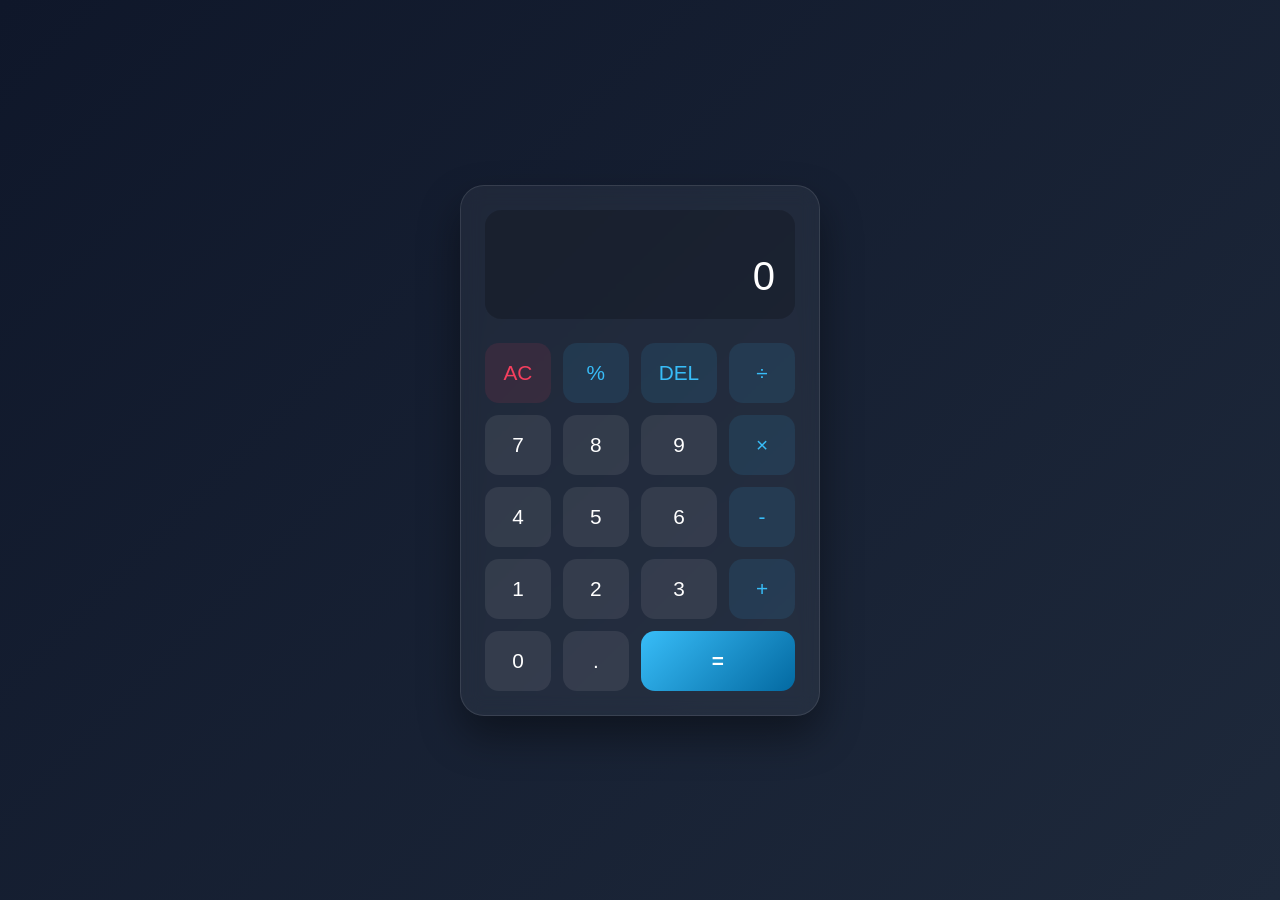
<file: codeAlpha_calculator/index.html>
<!DOCTYPE html>
<html lang="en">
<head>
    <meta charset="UTF-8">
    <meta name="viewport" content="width=device-width, initial-scale=1.0">
    <title>Beautiful Calculator</title>
    <link rel="stylesheet" href="style.css">
</head>
<body>

    <div class="calculator">
        <div class="display">
            <div class="previous-operand" id="previous-operand"></div>
            <div class="current-operand" id="current-operand">0</div>
        </div>
        <div class="buttons">
            <button class="btn btn-clear" onclick="clearDisplay()">AC</button>
            <button class="btn btn-operator" onclick="appendOperator('%')">%</button>
            <button class="btn btn-operator" onclick="deleteNumber()">DEL</button>
            <button class="btn btn-operator" onclick="appendOperator('/')">÷</button>

            <button class="btn" onclick="appendNumber('7')">7</button>
            <button class="btn" onclick="appendNumber('8')">8</button>
            <button class="btn" onclick="appendNumber('9')">9</button>
            <button class="btn btn-operator" onclick="appendOperator('*')">×</button>

            <button class="btn" onclick="appendNumber('4')">4</button>
            <button class="btn" onclick="appendNumber('5')">5</button>
            <button class="btn" onclick="appendNumber('6')">6</button>
            <button class="btn btn-operator" onclick="appendOperator('-')">-</button>

            <button class="btn" onclick="appendNumber('1')">1</button>
            <button class="btn" onclick="appendNumber('2')">2</button>
            <button class="btn" onclick="appendNumber('3')">3</button>
            <button class="btn btn-operator" onclick="appendOperator('+')">+</button>

            <button class="btn btn-zero" onclick="appendNumber('0')">0</button>
            <button class="btn" onclick="appendNumber('.')">.</button>
            <button class="btn btn-equal" onclick="calculate()">=</button>
        </div>
    </div>

    <script src="script.js"></script>
</body>
</html>
</file>
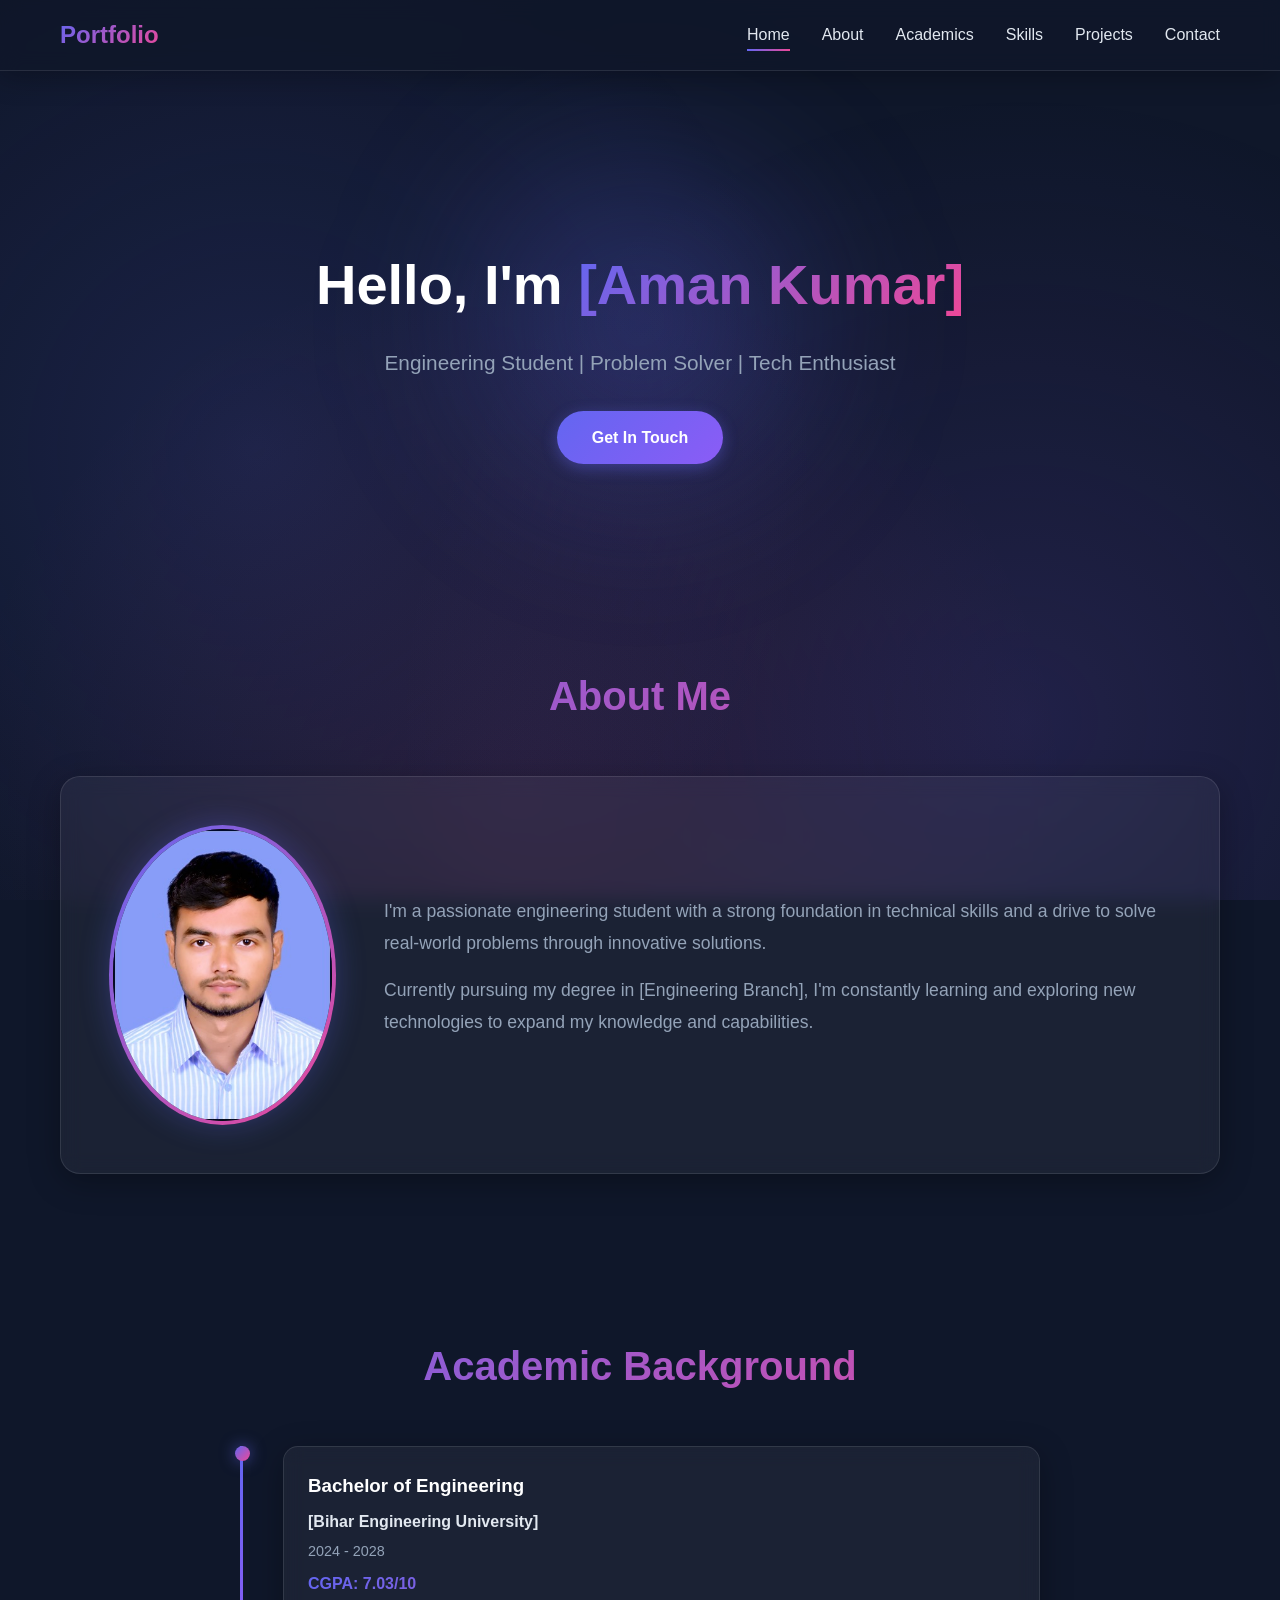
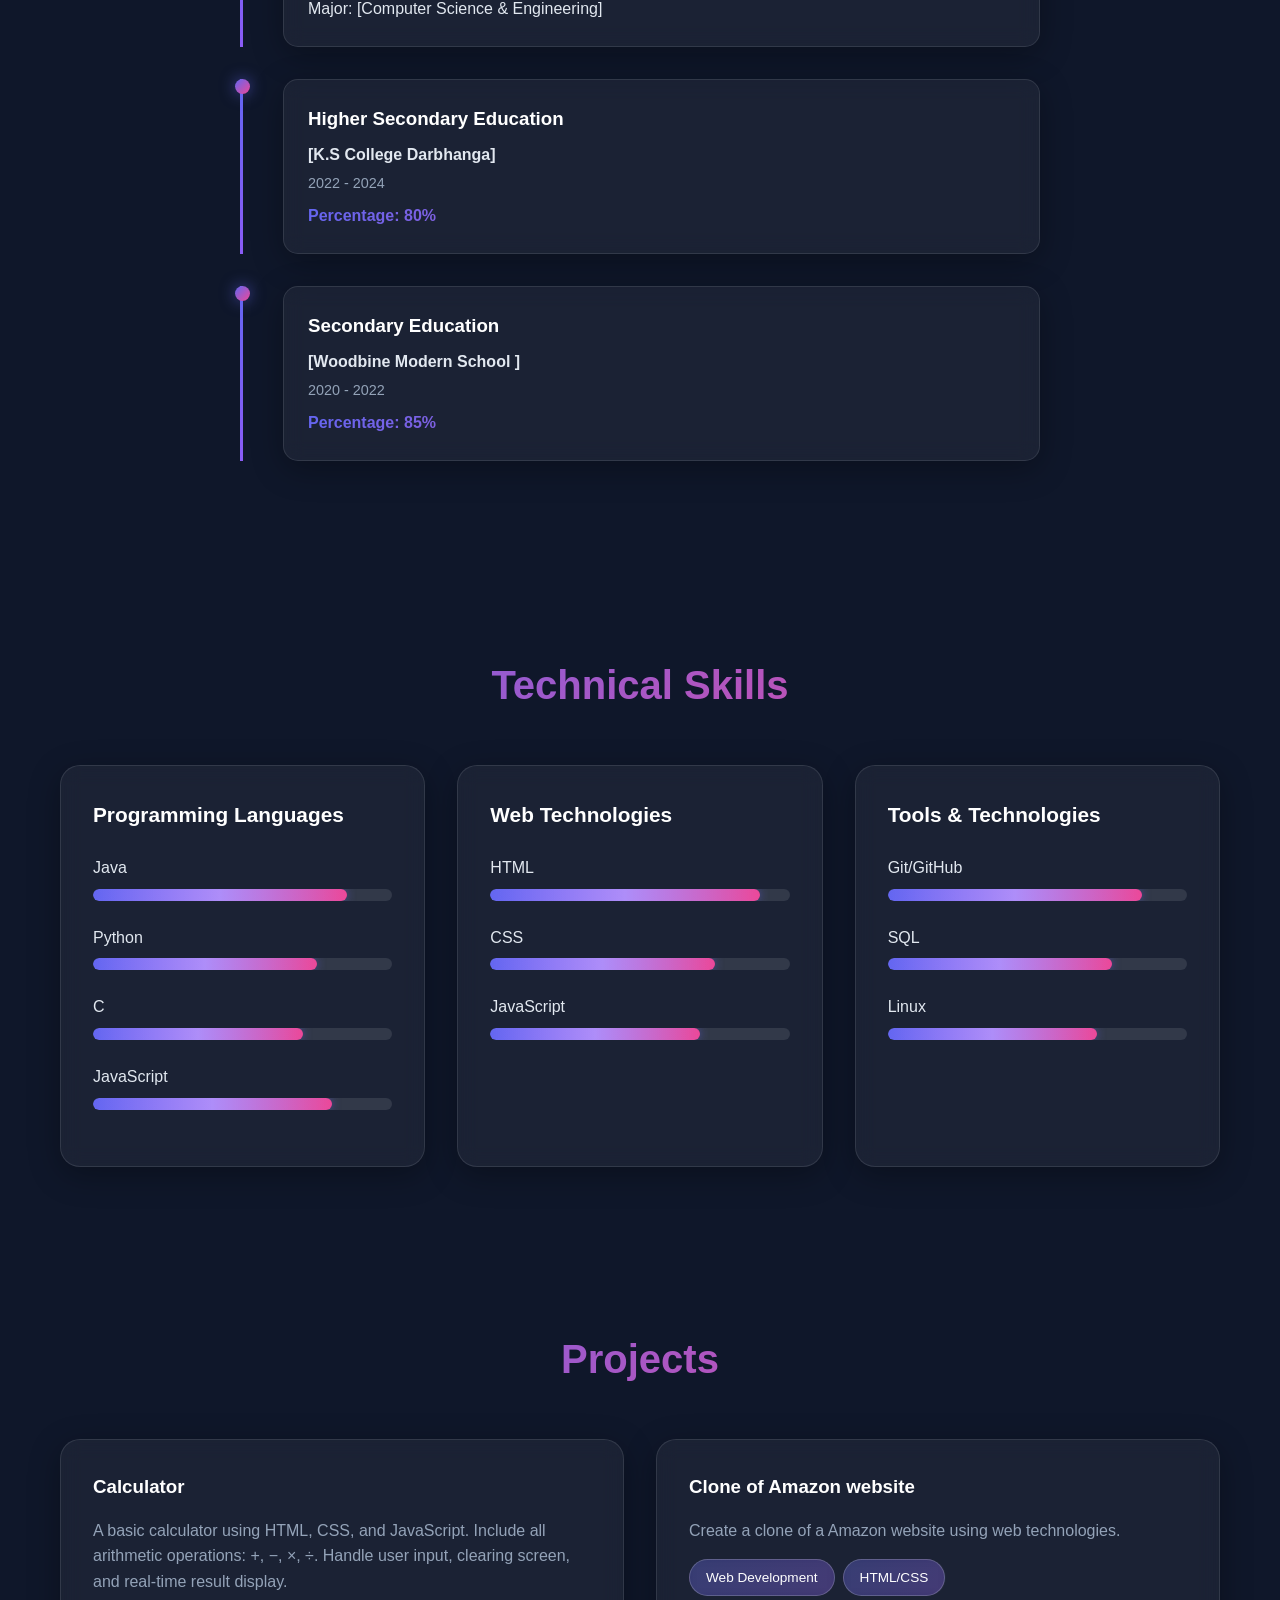
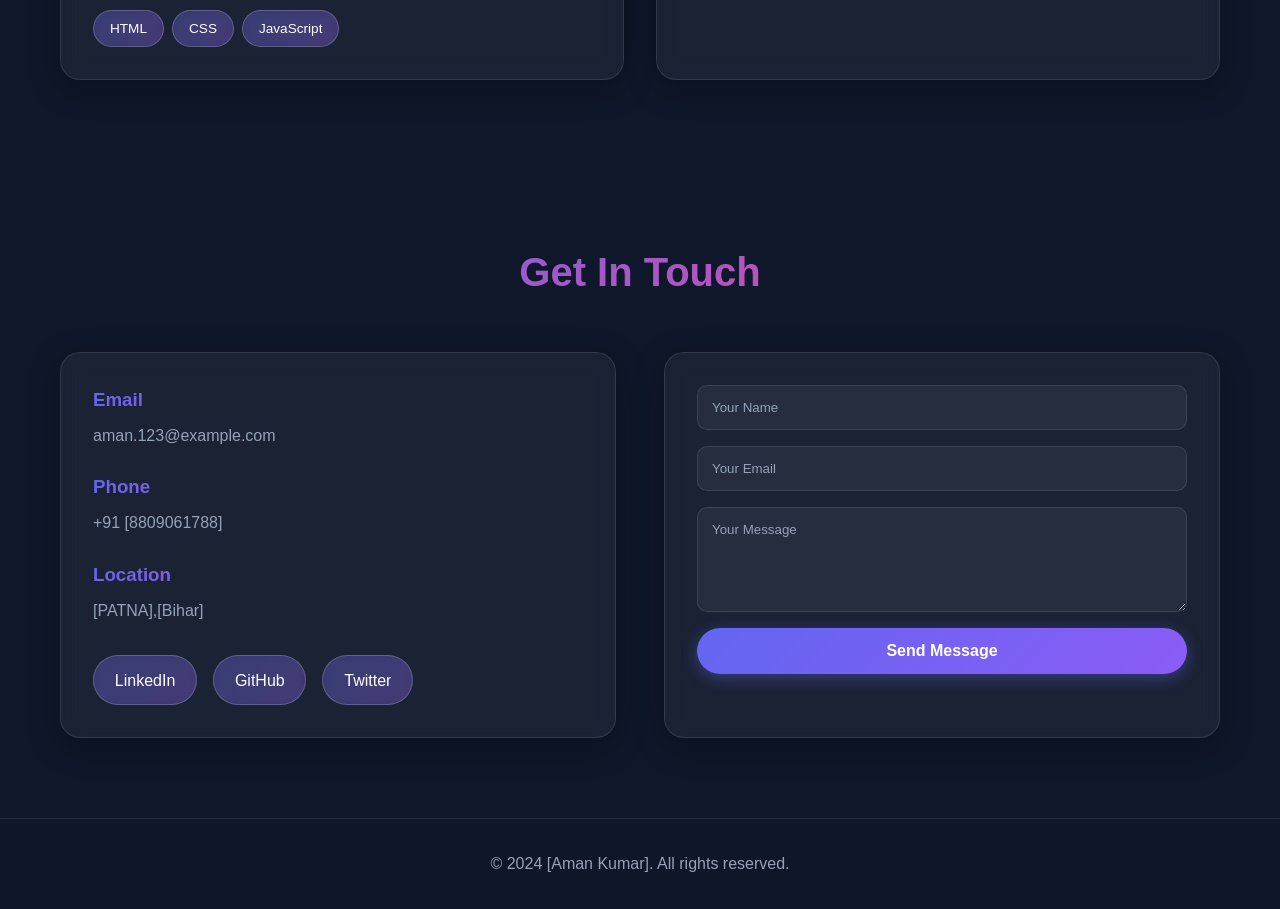
<file: codeAlpha_portfolio/index.html>
<!DOCTYPE html>
<html lang="en">

<head>
    <meta charset="UTF-8">
    <meta name="viewport" content="width=device-width, initial-scale=1.0">
    <title>Engineering Portfolio</title>
    <link rel="stylesheet" href="style.css">
</head>

<body>
    <nav class="navbar">
        <div class="container">
            <h1 class="logo">Portfolio</h1>
            <ul class="nav-links">
                <li><a href="#home">Home</a></li>
                <li><a href="#about">About</a></li>
                <li><a href="#academics">Academics</a></li>
                <li><a href="#skills">Skills</a></li>
                <li><a href="#projects">Projects</a></li>
                <li><a href="#contact">Contact</a></li>
            </ul>
            <button class="menu-toggle" aria-label="Toggle menu">☰</button>
        </div>
    </nav>

    <section id="home" class="hero">
        <div class="container">
            <h1 class="fade-in">Hello, I'm <span class="highlight">[Aman Kumar]</span></h1>
            <p class="fade-in">Engineering Student | Problem Solver | Tech Enthusiast</p>
            <a href="#contact" class="btn">Get In Touch</a>
        </div>
    </section>

    <section id="about" class="about">
        <div class="container">
            <h2>About Me</h2>
            <div class="about-content">
                <img src="photo2.jpeg" alt="Profile" class="profile-img">
                <div class="about-text">
                    <p>I'm a passionate engineering student with a strong foundation in technical skills and a drive to
                        solve real-world problems through innovative solutions.</p>
                    <p>Currently pursuing my degree in [Engineering Branch], I'm constantly learning and exploring new
                        technologies to expand my knowledge and capabilities.</p>
                </div>
            </div>
        </div>
    </section>

    <section id="academics" class="academics">
        <div class="container">
            <h2>Academic Background</h2>
            <div class="timeline">
                <div class="timeline-item">
                    <div class="timeline-content">
                        <h3>Bachelor of Engineering</h3>
                        <p class="institution">[Bihar Engineering University]</p>
                        <p class="duration">2024 - 2028</p>
                        <p class="grade">CGPA: 7.03/10</p>
                        <p>Major: [Computer Science & Engineering]</p>
                    </div>
                </div>
                <div class="timeline-item">
                    <div class="timeline-content">
                        <h3>Higher Secondary Education</h3>
                        <p class="institution">[K.S College Darbhanga]</p>
                        <p class="duration">2022 - 2024</p>
                        <p class="grade">Percentage: 80%</p>
                    </div>
                </div>
                <div class="timeline-item">
                    <div class="timeline-content">
                        <h3>Secondary Education</h3>
                        <p class="institution">[Woodbine Modern School ]</p>
                        <p class="duration">2020 - 2022</p>
                        <p class="grade">Percentage: 85%</p>
                    </div>
                </div>
            </div>
        </div>
    </section>

    <section id="skills" class="skills">
        <div class="container">
            <h2>Technical Skills</h2>
            <div class="skills-grid">
                <div class="skill-category">
                    <h3>Programming Languages</h3>
                    <div class="skill-item">
                        <span>Java</span>
                        <div class="progress-bar">
                            <div class="progress" data-progress="85"></div>
                        </div>
                    </div>
                    <div class="skill-item">
                        <span>Python</span>
                        <div class="progress-bar">
                            <div class="progress" data-progress="75"></div>
                        </div>
                    </div>
                    <div class="skill-item">
                        <span>C</span>
                        <div class="progress-bar">
                            <div class="progress" data-progress="70"></div>
                        </div>
                    </div>
                    <div class="skill-item">
                        <span>JavaScript</span>
                        <div class="progress-bar">
                            <div class="progress" data-progress="80"></div>
                        </div>
                    </div>
                </div>
                <div class="skill-category">
                    <h3>Web Technologies</h3>
                    <div class="skill-item">
                        <span>HTML</span>
                        <div class="progress-bar">
                            <div class="progress" data-progress="90"></div>
                        </div>
                    </div>
                    <div class="skill-item">
                        <span>CSS</span>
                        <div class="progress-bar">
                            <div class="progress" data-progress="75"></div>
                        </div>
                    </div>
                    <div class="skill-item">
                        <span>JavaScript</span>
                        <div class="progress-bar">
                            <div class="progress" data-progress="70"></div>
                        </div>
                    </div>
                </div>
                <div class="skill-category">
                    <h3>Tools & Technologies</h3>
                    <div class="skill-item">
                        <span>Git/GitHub</span>
                        <div class="progress-bar">
                            <div class="progress" data-progress="85"></div>
                        </div>
                    </div>
                    <div class="skill-item">
                        <span>SQL</span>
                        <div class="progress-bar">
                            <div class="progress" data-progress="75"></div>
                        </div>
                    </div>
                    <div class="skill-item">
                        <span>Linux</span>
                        <div class="progress-bar">
                            <div class="progress" data-progress="70"></div>
                        </div>
                    </div>
                </div>
            </div>
        </div>
    </section>

    <section id="projects" class="projects">
        <div class="container">
            <h2>Projects</h2>
            <div class="projects-grid">
                <div class="project-card">
                    <h3>Calculator</h3>
                    <p> A basic calculator using HTML, CSS, and JavaScript. Include all arithmetic operations: +, −, ×,
                        ÷. Handle user input, clearing screen, and real-time result display.</p>
                    <div class="project-tags">
                        <span class="tag">HTML

</HTML></span>
<span class="tag"> CSS</span>
<span class="tag"> JavaScript</span>
</div>
</div>
<div class="project-card">
    <h3>Clone of Amazon website</h3>
    <p>Create a clone of a Amazon website using web technologies.</p>
    <div class="project-tags">
        <span class="tag">Web Development</span>
        <span class="tag">HTML/CSS</span>
    </div>
</div>

</div>
</div>
</div>
</section>

<section id="contact" class="contact">
    <div class="container">
        <h2>Get In Touch</h2>
        <div class="contact-content">
            <div class="contact-info">
                <div class="contact-item">
                    <h3>Email</h3>
                    <p>aman.123@example.com</p>
                </div>
                <div class="contact-item">
                    <h3>Phone</h3>
                    <p>+91 [8809061788]</p>
                </div>
                <div class="contact-item">
                    <h3>Location</h3>
                    <p>[PATNA],[Bihar]</p>
                </div>
                <div class="social-links">
                    <a href="#" aria-label="LinkedIn">LinkedIn</a>
                    <a href="#" aria-label="GitHub">GitHub</a>
                    <a href="#" aria-label="Twitter">Twitter</a>
                </div>
            </div>
            <form class="contact-form">
                <input type="text" placeholder="Your Name" required>
                <input type="email" placeholder="Your Email" required>
                <textarea placeholder="Your Message" rows="5" required></textarea>
                <button type="submit" class="btn">Send Message</button>
            </form>
        </div>
    </div>
</section>

<footer>
    <div class="container">
        <p>&copy; 2024 [Aman Kumar]. All rights reserved.</p>
    </div>
</footer>

<script src="script.js"></script>
</body>

</html>
</file>
<file: codeAlpha_calculator/style.css>
* {
    margin: 0;
    padding: 0;
    box-sizing: border-box;
    font-family: 'Segoe UI', Tahoma, Geneva, Verdana, sans-serif;
}

body {
    display: flex;
    justify-content: center;
    align-items: center;
    min-height: 100vh;
    background: linear-gradient(135deg, #0f172a, #1e293b);
}

.calculator {
    width: 360px;
    background: rgba(255, 255, 255, 0.05);
    backdrop-filter: blur(10px);
    border: 1px solid rgba(255, 255, 255, 0.1);
    border-radius: 24px;
    padding: 24px;
    box-shadow: 0 20px 40px rgba(0, 0, 0, 0.4);
}

.display {
    background: rgba(0, 0, 0, 0.2);
    border-radius: 16px;
    padding: 20px;
    margin-bottom: 24px;
    display: flex;
    flex-direction: column;
    align-items: flex-end;
    justify-content: space-between;
    min-height: 100px;
    word-wrap: break-word;
    word-break: break-all;
}

.previous-operand {
    color: rgba(255, 255, 255, 0.5);
    font-size: 1.1rem;
    min-height: 24px;
}

.current-operand {
    color: #ffffff;
    font-size: 2.5rem;
    font-weight: 500;
}

.buttons {
    display: grid;
    grid-template-columns: repeat(4, 1fr);
    gap: 12px;
}

.btn {
    border: none;
    outline: none;
    background: rgba(255, 255, 255, 0.08);
    color: #ffffff;
    font-size: 1.3rem;
    font-weight: 500;
    padding: 18px;
    border-radius: 14px;
    cursor: pointer;
    transition: all 0.2s ease;
}

.btn:hover {
    background: rgba(255, 255, 255, 0.15);
    transform: translateY(-2px);
}

.btn:active {
    transform: translateY(0);
}


.btn-operator {
    color: #38bdf8;
    background: rgba(56, 189, 248, 0.1);
}

.btn-operator:hover {
    background: rgba(56, 189, 248, 0.2);
}


.btn-clear {
    color: #f43f5e;
    background: rgba(244, 63, 94, 0.1);
}

.btn-clear:hover {
    background: rgba(244, 63, 94, 0.2);
}

 
.btn-equal {
    grid-column: span 2;
    background: linear-gradient(135deg, #38bdf8, #0369a1);
    color: #ffffff;
    font-weight: 600;
}
</file>
<file: codeAlpha_portfolio/style.css>
* {
    margin: 0;
    padding: 0;
    box-sizing: border-box;
}

:root {
    --primary-color: #6366f1;
    --secondary-color: #8b5cf6;
    --accent-color: #ec4899;
    --dark-bg: #0f172a;
    --card-bg: rgba(255, 255, 255, 0.05);
    --text-color: #e2e8f0;
    --text-muted: #94a3b8;
    --white: #ffffff;
    --shadow: 0 8px 32px rgba(0, 0, 0, 0.3);
    --glow: 0 0 20px rgba(99, 102, 241, 0.4);
}

body {
    font-family: 'Segoe UI', Tahoma, Geneva, Verdana, sans-serif;
    line-height: 1.6;
    color: var(--text-color);
    background: var(--dark-bg);
    overflow-x: hidden;
}

body::before {
    content: '';
    position: fixed;
    top: 0;
    left: 0;
    width: 100%;
    height: 100%;
    background: 
        radial-gradient(circle at 20% 50%, rgba(99, 102, 241, 0.15) 0%, transparent 50%),
        radial-gradient(circle at 80% 80%, rgba(139, 92, 246, 0.15) 0%, transparent 50%),
        radial-gradient(circle at 40% 90%, rgba(236, 72, 153, 0.1) 0%, transparent 50%);
    z-index: -1;
    animation: bgShift 15s ease infinite;
}

@keyframes bgShift {
    0%, 100% { opacity: 1; }
    50% { opacity: 0.8; }
}

.container {
    max-width: 1200px;
    margin: 0 auto;
    padding: 0 20px;
}

/* Navbar */
.navbar {
    background: rgba(15, 23, 42, 0.8);
    backdrop-filter: blur(10px);
    box-shadow: 0 4px 30px rgba(0, 0, 0, 0.3);
    border-bottom: 1px solid rgba(255, 255, 255, 0.1);
    position: fixed;
    width: 100%;
    top: 0;
    z-index: 1000;
}

.navbar .container {
    display: flex;
    justify-content: space-between;
    align-items: center;
    padding: 1rem 20px;
}

.logo {
    background: linear-gradient(135deg, var(--primary-color), var(--accent-color));
    -webkit-background-clip: text;
    -webkit-text-fill-color: transparent;
    background-clip: text;
    font-size: 1.5rem;
    font-weight: 700;
}

.nav-links {
    display: flex;
    list-style: none;
    gap: 2rem;
}

.nav-links a {
    text-decoration: none;
    color: var(--text-color);
    transition: all 0.3s;
    position: relative;
    padding: 0.5rem 0;
}

.nav-links a::after {
    content: '';
    position: absolute;
    bottom: 0;
    left: 0;
    width: 0;
    height: 2px;
    background: linear-gradient(90deg, var(--primary-color), var(--accent-color));
    transition: width 0.3s;
}

.nav-links a:hover::after,
.nav-links a.active::after {
    width: 100%;
}

.nav-links a:hover {
    color: var(--white);
}

.menu-toggle {
    display: none;
    background: none;
    border: none;
    font-size: 1.5rem;
    cursor: pointer;
    color: var(--text-color);
}

/* Hero Section */
.hero {
    background: transparent;
    color: var(--white);
    padding: 180px 20px 120px;
    text-align: center;
    margin-top: 60px;
    position: relative;
}

.hero::before {
    content: '';
    position: absolute;
    top: 50%;
    left: 50%;
    transform: translate(-50%, -50%);
    width: 500px;
    height: 500px;
    background: radial-gradient(circle, rgba(99, 102, 241, 0.3), transparent 70%);
    filter: blur(60px);
    animation: pulse 4s ease-in-out infinite;
}

@keyframes pulse {
    0%, 100% { transform: translate(-50%, -50%) scale(1); }
    50% { transform: translate(-50%, -50%) scale(1.1); }
}

.hero h1 {
    font-size: 3.5rem;
    margin-bottom: 1rem;
    position: relative;
    z-index: 1;
}

.highlight {
    background: linear-gradient(135deg, var(--primary-color), var(--accent-color));
    -webkit-background-clip: text;
    -webkit-text-fill-color: transparent;
    background-clip: text;
    font-weight: 700;
}

.hero p {
    font-size: 1.3rem;
    margin-bottom: 2rem;
    color: var(--text-muted);
    position: relative;
    z-index: 1;
}

.btn {
    display: inline-block;
    padding: 14px 35px;
    background: linear-gradient(135deg, var(--primary-color), var(--secondary-color));
    color: var(--white);
    text-decoration: none;
    border-radius: 50px;
    transition: all 0.3s;
    border: none;
    cursor: pointer;
    font-size: 1rem;
    font-weight: 600;
    box-shadow: 0 4px 15px rgba(99, 102, 241, 0.4);
    position: relative;
    z-index: 1;
}

.btn:hover {
    transform: translateY(-3px);
    box-shadow: 0 6px 25px rgba(99, 102, 241, 0.6);
}

/* About Section */
.about {
    padding: 80px 20px;
    background: transparent;
}

.about h2 {
    text-align: center;
    font-size: 2.5rem;
    margin-bottom: 3rem;
    background: linear-gradient(135deg, var(--primary-color), var(--accent-color));
    -webkit-background-clip: text;
    -webkit-text-fill-color: transparent;
    background-clip: text;
}

.about-content {
    display: flex;
    gap: 3rem;
    align-items: center;
    background: var(--card-bg);
    backdrop-filter: blur(10px);
    padding: 3rem;
    border-radius: 20px;
    border: 1px solid rgba(255, 255, 255, 0.1);
    box-shadow: var(--shadow);
}

.profile-img {
    width: 300px;
    height: 300px;
    border-radius: 50%;
    object-fit: cover;
    border: 4px solid transparent;
    background: linear-gradient(var(--dark-bg), var(--dark-bg)) padding-box,
                linear-gradient(135deg, var(--primary-color), var(--accent-color)) border-box;
    box-shadow: 0 0 30px rgba(99, 102, 241, 0.3);
}

.about-text p {
    margin-bottom: 1rem;
    font-size: 1.1rem;
    color: var(--text-muted);
    line-height: 1.8;
}

/* Academics Section */
.academics {
    padding: 80px 20px;
    background: transparent;
}

.academics h2 {
    text-align: center;
    font-size: 2.5rem;
    margin-bottom: 3rem;
    background: linear-gradient(135deg, var(--primary-color), var(--accent-color));
    -webkit-background-clip: text;
    -webkit-text-fill-color: transparent;
    background-clip: text;
}

.timeline {
    max-width: 800px;
    margin: 0 auto;
}

.timeline-item {
    position: relative;
    padding-left: 40px;
    margin-bottom: 2rem;
    border-left: 3px solid transparent;
    border-image: linear-gradient(180deg, var(--primary-color), var(--secondary-color)) 1;
}

.timeline-item::before {
    content: '';
    position: absolute;
    left: -8px;
    top: 0;
    width: 15px;
    height: 15px;
    border-radius: 50%;
    background: linear-gradient(135deg, var(--primary-color), var(--accent-color));
    box-shadow: 0 0 15px rgba(99, 102, 241, 0.6);
}

.timeline-content {
    background: var(--card-bg);
    backdrop-filter: blur(10px);
    padding: 1.5rem;
    border-radius: 15px;
    border: 1px solid rgba(255, 255, 255, 0.1);
    box-shadow: var(--shadow);
    transition: all 0.3s;
}

.timeline-content:hover {
    transform: translateX(10px);
    border-color: rgba(99, 102, 241, 0.3);
}

.timeline-content h3 {
    color: var(--white);
    margin-bottom: 0.5rem;
}

.institution {
    font-weight: 600;
    margin-bottom: 0.3rem;
    color: var(--text-color);
}

.duration {
    color: var(--text-muted);
    font-size: 0.9rem;
}

.grade {
    font-weight: 600;
    background: linear-gradient(135deg, var(--primary-color), var(--accent-color));
    -webkit-background-clip: text;
    -webkit-text-fill-color: transparent;
    background-clip: text;
    margin-top: 0.5rem;
}

/* Skills Section */
.skills {
    padding: 80px 20px;
    background: transparent;
}

.skills h2 {
    text-align: center;
    font-size: 2.5rem;
    margin-bottom: 3rem;
    background: linear-gradient(135deg, var(--primary-color), var(--accent-color));
    -webkit-background-clip: text;
    -webkit-text-fill-color: transparent;
    background-clip: text;
}

.skills-grid {
    display: grid;
    grid-template-columns: repeat(auto-fit, minmax(300px, 1fr));
    gap: 2rem;
}

.skill-category {
    background: var(--card-bg);
    backdrop-filter: blur(10px);
    padding: 2rem;
    border-radius: 20px;
    border: 1px solid rgba(255, 255, 255, 0.1);
    box-shadow: var(--shadow);
    transition: all 0.3s;
}

.skill-category:hover {
    transform: translateY(-5px);
    border-color: rgba(99, 102, 241, 0.3);
    box-shadow: 0 12px 40px rgba(0, 0, 0, 0.4);
}

.skill-category h3 {
    margin-bottom: 1.5rem;
    color: var(--white);
    font-size: 1.3rem;
}

.skill-item {
    margin-bottom: 1.5rem;
}

.skill-item span {
    display: block;
    margin-bottom: 0.5rem;
    font-weight: 500;
    color: var(--text-color);
}

.progress-bar {
    background: rgba(255, 255, 255, 0.1);
    height: 12px;
    border-radius: 10px;
    overflow: hidden;
    position: relative;
}

.progress {
    height: 100%;
    background: linear-gradient(90deg, var(--primary-color), var(--secondary-color), var(--accent-color));
    width: 0;
    transition: width 1.5s ease;
    border-radius: 10px;
    position: relative;
    box-shadow: 0 0 10px rgba(99, 102, 241, 0.5);
}

.progress::after {
    content: '';
    position: absolute;
    top: 0;
    left: 0;
    right: 0;
    bottom: 0;
    background: linear-gradient(90deg, transparent, rgba(255, 255, 255, 0.3), transparent);
    animation: shimmer 2s infinite;
}

@keyframes shimmer {
    0% { transform: translateX(-100%); }
    100% { transform: translateX(100%); }
}

/* Projects Section */
.projects {
    padding: 80px 20px;
    background: transparent;
}

.projects h2 {
    text-align: center;
    font-size: 2.5rem;
    margin-bottom: 3rem;
    background: linear-gradient(135deg, var(--primary-color), var(--accent-color));
    -webkit-background-clip: text;
    -webkit-text-fill-color: transparent;
    background-clip: text;
}

.projects-grid {
    display: grid;
    grid-template-columns: repeat(auto-fit, minmax(300px, 1fr));
    gap: 2rem;
}

.project-card {
    background: var(--card-bg);
    backdrop-filter: blur(10px);
    padding: 2rem;
    border-radius: 20px;
    border: 1px solid rgba(255, 255, 255, 0.1);
    box-shadow: var(--shadow);
    transition: all 0.3s;
    position: relative;
    overflow: hidden;
}

.project-card::before {
    content: '';
    position: absolute;
    top: 0;
    left: 0;
    width: 100%;
    height: 100%;
    background: linear-gradient(135deg, rgba(99, 102, 241, 0.1), rgba(236, 72, 153, 0.1));
    opacity: 0;
    transition: opacity 0.3s;
}

.project-card:hover {
    transform: translateY(-10px);
    border-color: rgba(99, 102, 241, 0.4);
    box-shadow: 0 15px 50px rgba(99, 102, 241, 0.3);
}

.project-card:hover::before {
    opacity: 1;
}

.project-card h3 {
    color: var(--white);
    margin-bottom: 1rem;
    position: relative;
    z-index: 1;
}

.project-card p {
    color: var(--text-muted);
    position: relative;
    z-index: 1;
}

.project-tags {
    margin-top: 1rem;
    display: flex;
    gap: 0.5rem;
    flex-wrap: wrap;
    position: relative;
    z-index: 1;
}

.tag {
    background: linear-gradient(135deg, rgba(99, 102, 241, 0.3), rgba(139, 92, 246, 0.3));
    backdrop-filter: blur(5px);
    color: var(--white);
    padding: 0.4rem 1rem;
    border-radius: 20px;
    font-size: 0.85rem;
    border: 1px solid rgba(255, 255, 255, 0.2);
    transition: all 0.3s;
}

.tag:hover {
    background: linear-gradient(135deg, var(--primary-color), var(--secondary-color));
    transform: scale(1.05);
}

/* Contact Section */
.contact {
    padding: 80px 20px;
    background: transparent;
}

.contact h2 {
    text-align: center;
    font-size: 2.5rem;
    margin-bottom: 3rem;
    background: linear-gradient(135deg, var(--primary-color), var(--accent-color));
    -webkit-background-clip: text;
    -webkit-text-fill-color: transparent;
    background-clip: text;
}

.contact-content {
    display: grid;
    grid-template-columns: repeat(auto-fit, minmax(300px, 1fr));
    gap: 3rem;
}

.contact-info {
    background: var(--card-bg);
    backdrop-filter: blur(10px);
    padding: 2rem;
    border-radius: 20px;
    border: 1px solid rgba(255, 255, 255, 0.1);
    box-shadow: var(--shadow);
}

.contact-item {
    margin-bottom: 1.5rem;
}

.contact-item h3 {
    background: linear-gradient(135deg, var(--primary-color), var(--accent-color));
    -webkit-background-clip: text;
    -webkit-text-fill-color: transparent;
    background-clip: text;
    margin-bottom: 0.5rem;
}

.contact-item p {
    color: var(--text-muted);
}

.social-links {
    display: flex;
    gap: 1rem;
    margin-top: 2rem;
    flex-wrap: wrap;
}

.social-links a {
    padding: 0.7rem 1.3rem;
    background: linear-gradient(135deg, rgba(99, 102, 241, 0.3), rgba(139, 92, 246, 0.3));
    backdrop-filter: blur(5px);
    color: var(--white);
    text-decoration: none;
    border-radius: 25px;
    border: 1px solid rgba(255, 255, 255, 0.2);
    transition: all 0.3s;
}

.social-links a:hover {
    background: linear-gradient(135deg, var(--primary-color), var(--secondary-color));
    transform: translateY(-3px);
    box-shadow: 0 5px 20px rgba(99, 102, 241, 0.4);
}

.contact-form {
    display: flex;
    flex-direction: column;
    gap: 1rem;
    background: var(--card-bg);
    backdrop-filter: blur(10px);
    padding: 2rem;
    border-radius: 20px;
    border: 1px solid rgba(255, 255, 255, 0.1);
    box-shadow: var(--shadow);
}

.contact-form input,
.contact-form textarea {
    padding: 14px;
    background: rgba(255, 255, 255, 0.05);
    border: 1px solid rgba(255, 255, 255, 0.1);
    border-radius: 10px;
    font-family: inherit;
    color: var(--text-color);
    transition: all 0.3s;
}

.contact-form input::placeholder,
.contact-form textarea::placeholder {
    color: var(--text-muted);
}

.contact-form input:focus,
.contact-form textarea:focus {
    outline: none;
    border-color: var(--primary-color);
    background: rgba(255, 255, 255, 0.08);
    box-shadow: 0 0 15px rgba(99, 102, 241, 0.3);
}

/* Footer */
footer {
    background: rgba(15, 23, 42, 0.8);
    backdrop-filter: blur(10px);
    color: var(--text-muted);
    text-align: center;
    padding: 2rem;
    border-top: 1px solid rgba(255, 255, 255, 0.1);
}

/* Animations */
.fade-in {
    animation: fadeIn 1s ease-in;
}

@keyframes fadeIn {
    from {
        opacity: 0;
        transform: translateY(20px);
    }
    to {
        opacity: 1;
        transform: translateY(0);
    }
}

/* Responsive */
@media (max-width: 768px) {
    .nav-links {
        display: none;
        flex-direction: column;
        position: absolute;
        top: 100%;
        left: 0;
        width: 100%;
        background: rgba(15, 23, 42, 0.95);
        backdrop-filter: blur(10px);
        padding: 1rem;
        box-shadow: var(--shadow);
        border-bottom: 1px solid rgba(255, 255, 255, 0.1);
    }

    .nav-links.active {
        display: flex;
    }

    .menu-toggle {
        display: block;
    }

    .hero h1 {
        font-size: 2rem;
    }

    .hero::before {
        width: 300px;
        height: 300px;
    }

    .about-content {
        flex-direction: column;
        text-align: center;
        padding: 2rem;
    }

    .profile-img {
        width: 200px;
        height: 200px;
    }

    .contact-content {
        grid-template-columns: 1fr;
    }

    .skills-grid {
        grid-template-columns: 1fr;
    }

    .projects-grid {
        grid-template-columns: 1fr;
    }
}
</file>
